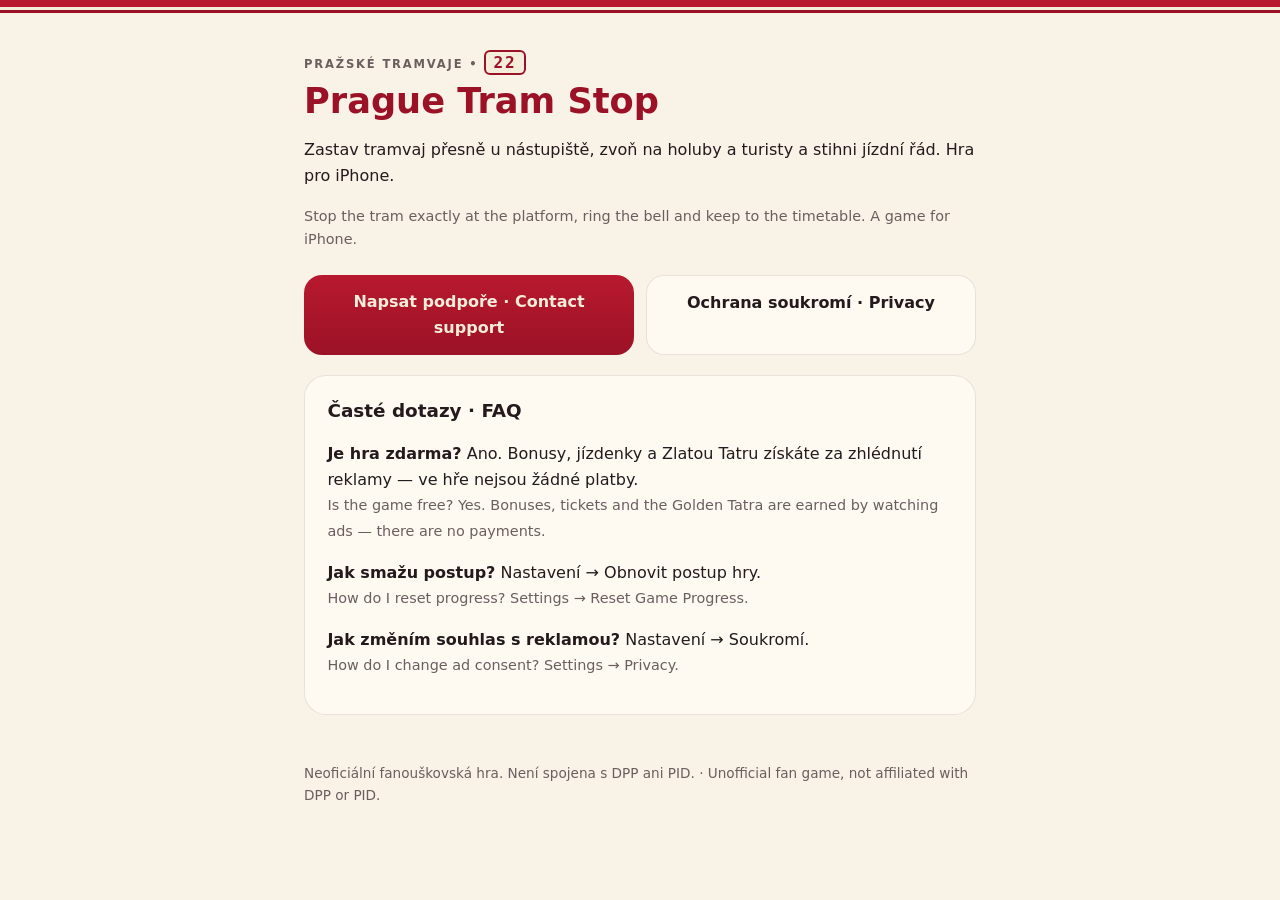
<file: index.html>
<!doctype html>
<html lang="cs">
<head>
<meta charset="utf-8">
<meta name="viewport" content="width=device-width, initial-scale=1, viewport-fit=cover">
<title>Prague Tram Stop — podpora</title>
<meta name="description" content="Prague Tram Stop — podpora, zásady ochrany osobních údajů. Support and privacy policy.">
<link rel="stylesheet" href="style.css">
</head>
<body>
<div class="livery"></div>
<main class="wrap">
  <div class="overline">Pražské tramvaje • <span class="plate">22</span></div>
  <h1>Prague Tram Stop</h1>
  <p>Zastav tramvaj přesně u nástupiště, zvoň na holuby a turisty a stihni jízdní řád. Hra pro iPhone.</p>
  <p class="muted">Stop the tram exactly at the platform, ring the bell and keep to the timetable. A game for iPhone.</p>

  <div class="links">
    <a class="btn btn-primary" href="https://docs.google.com/forms/d/e/1FAIpQLScnin8W1DXBGTnwMUXqss45zqT_AWLb-AKzp4FHph5dOnJEew/viewform">Napsat podpoře · Contact support</a>
    <a class="btn btn-secondary" href="privacy-policy.html">Ochrana soukromí · Privacy</a>
  </div>

  <div class="card">
    <h2 style="margin-top:0">Časté dotazy · FAQ</h2>
    <p><b>Je hra zdarma?</b> Ano. Bonusy, jízdenky a Zlatou Tatru získáte za zhlédnutí reklamy — ve hře nejsou žádné platby.<br>
    <span class="muted">Is the game free? Yes. Bonuses, tickets and the Golden Tatra are earned by watching ads — there are no payments.</span></p>
    <p><b>Jak smažu postup?</b> Nastavení → Obnovit postup hry.<br>
    <span class="muted">How do I reset progress? Settings → Reset Game Progress.</span></p>
    <p><b>Jak změním souhlas s reklamou?</b> Nastavení → Soukromí.<br>
    <span class="muted">How do I change ad consent? Settings → Privacy.</span></p>
  </div>

  <footer>Neoficiální fanouškovská hra. Není spojena s DPP ani PID. · Unofficial fan game, not affiliated with DPP or PID.</footer>
</main>
</body>
</html>
</file>
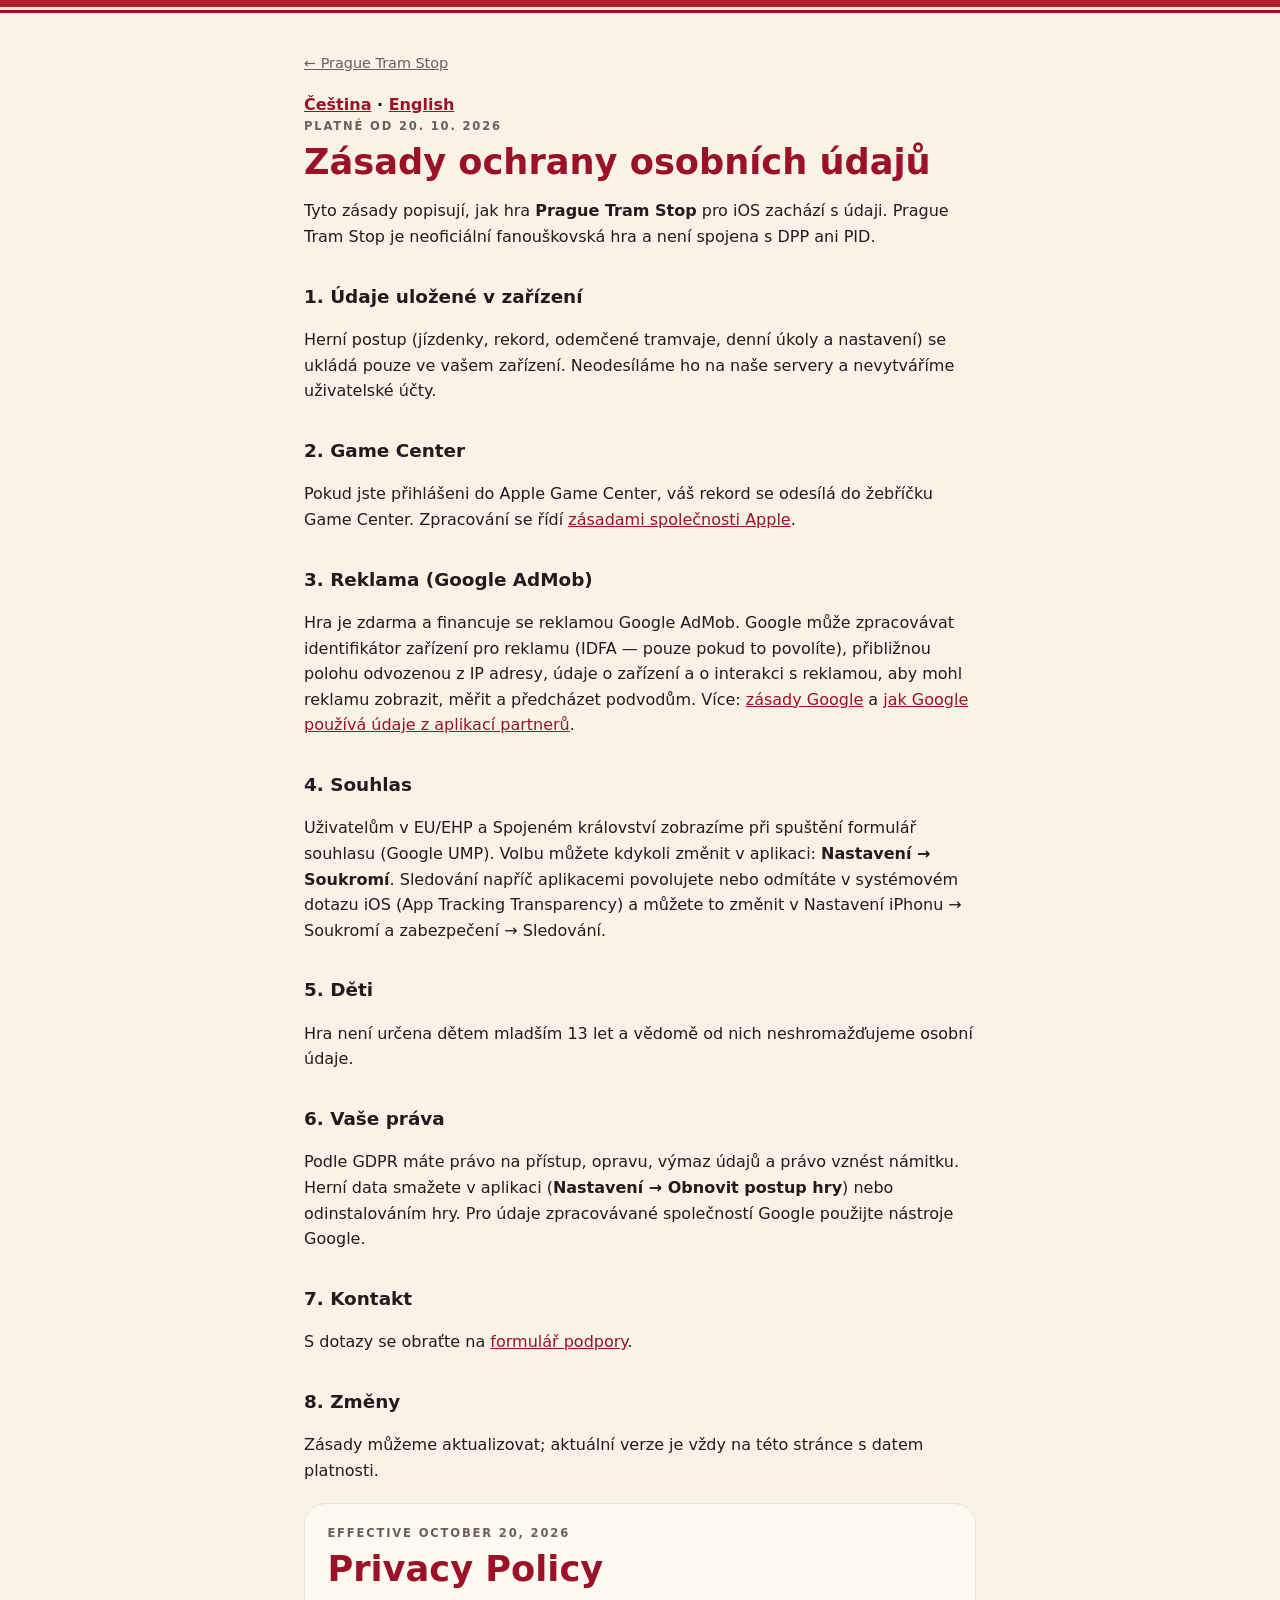
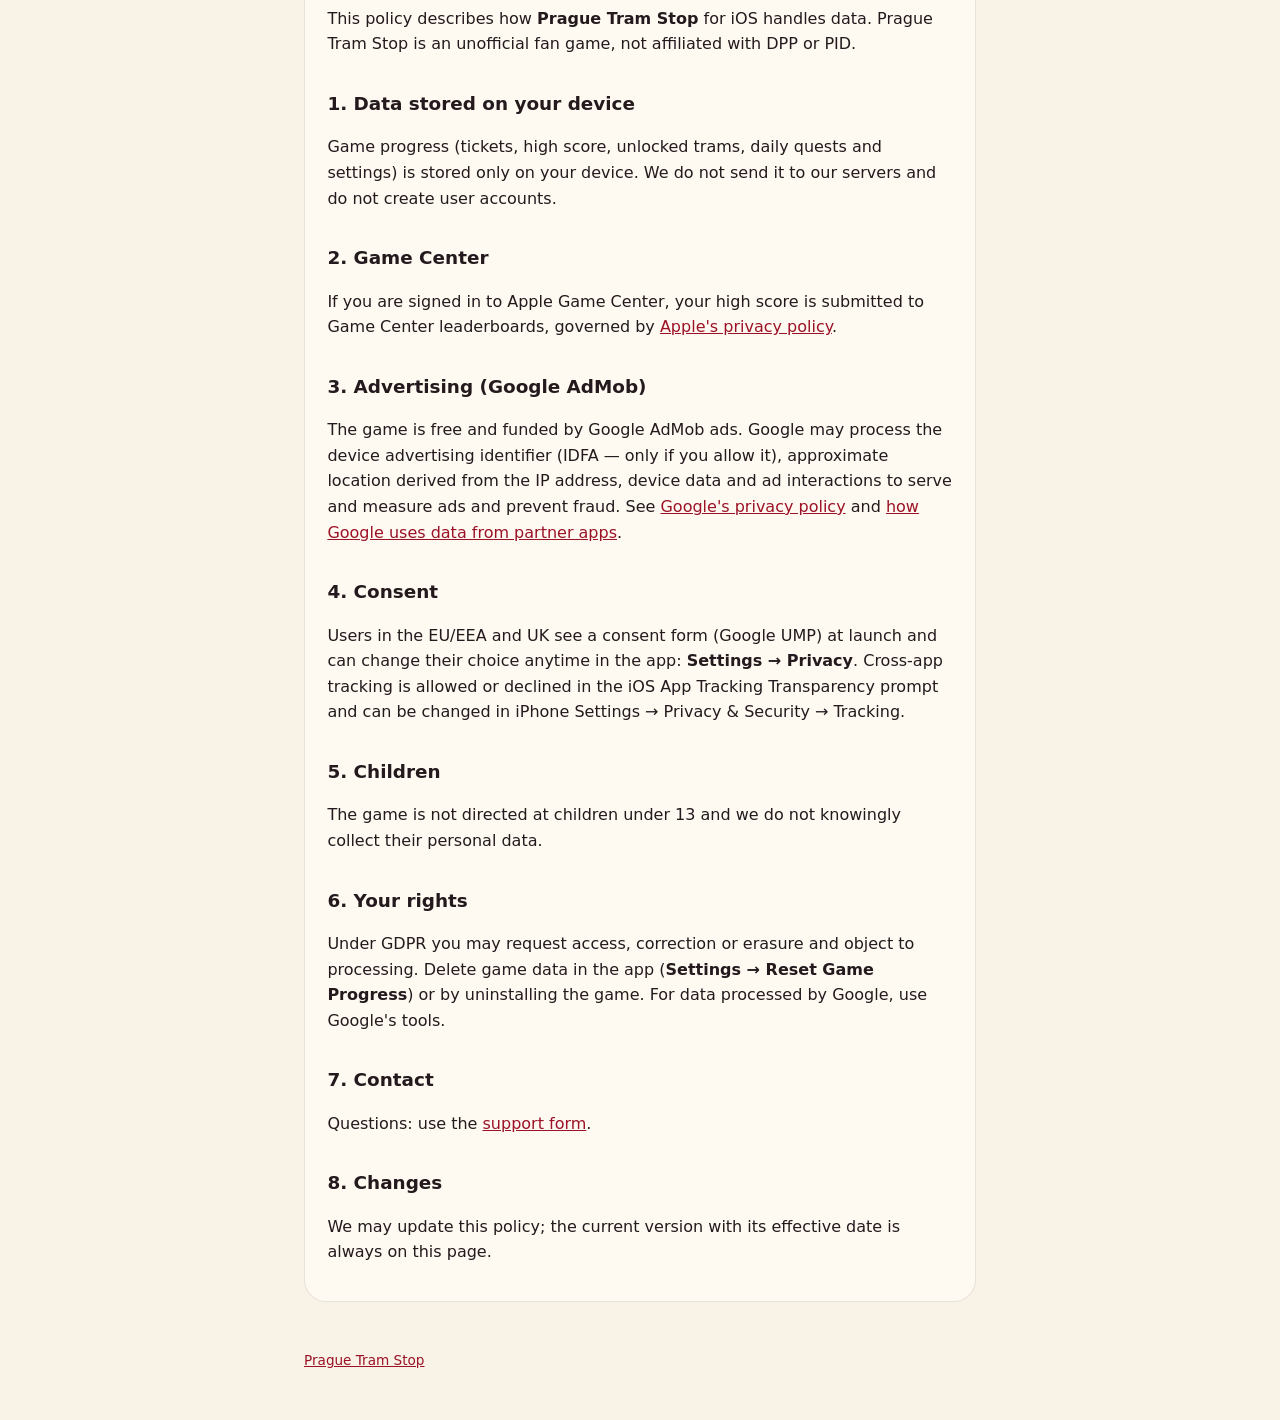
<file: privacy-policy.html>
<!doctype html>
<html lang="cs">
<head>
<meta charset="utf-8">
<meta name="viewport" content="width=device-width, initial-scale=1, viewport-fit=cover">
<title>Prague Tram Stop — ochrana soukromí</title>
<link rel="stylesheet" href="style.css">
</head>
<body>
<div class="livery"></div>
<main class="wrap">
  <a href="./" class="muted">← Prague Tram Stop</a>
  <nav class="lang"><a href="#cs">Čeština</a> · <a href="#en">English</a></nav>

  <section id="cs">
    <div class="overline">Platné od 20. 10. 2026</div>
    <h1>Zásady ochrany osobních údajů</h1>
    <p>Tyto zásady popisují, jak hra <b>Prague Tram Stop</b> pro iOS zachází s údaji. Prague Tram Stop je neoficiální fanouškovská hra a není spojena s DPP ani PID.</p>

    <h2>1. Údaje uložené v zařízení</h2>
    <p>Herní postup (jízdenky, rekord, odemčené tramvaje, denní úkoly a nastavení) se ukládá pouze ve vašem zařízení. Neodesíláme ho na naše servery a nevytváříme uživatelské účty.</p>

    <h2>2. Game Center</h2>
    <p>Pokud jste přihlášeni do Apple Game Center, váš rekord se odesílá do žebříčku Game Center. Zpracování se řídí <a href="https://www.apple.com/legal/privacy/">zásadami společnosti Apple</a>.</p>

    <h2>3. Reklama (Google AdMob)</h2>
    <p>Hra je zdarma a financuje se reklamou Google AdMob. Google může zpracovávat identifikátor zařízení pro reklamu (IDFA — pouze pokud to povolíte), přibližnou polohu odvozenou z IP adresy, údaje o zařízení a o interakci s reklamou, aby mohl reklamu zobrazit, měřit a předcházet podvodům. Více: <a href="https://policies.google.com/privacy">zásady Google</a> a <a href="https://policies.google.com/technologies/partner-sites">jak Google používá údaje z aplikací partnerů</a>.</p>

    <h2>4. Souhlas</h2>
    <p>Uživatelům v EU/EHP a Spojeném království zobrazíme při spuštění formulář souhlasu (Google UMP). Volbu můžete kdykoli změnit v aplikaci: <b>Nastavení → Soukromí</b>. Sledování napříč aplikacemi povolujete nebo odmítáte v systémovém dotazu iOS (App Tracking Transparency) a můžete to změnit v Nastavení iPhonu → Soukromí a zabezpečení → Sledování.</p>

    <h2>5. Děti</h2>
    <p>Hra není určena dětem mladším 13 let a vědomě od nich neshromažďujeme osobní údaje.</p>

    <h2>6. Vaše práva</h2>
    <p>Podle GDPR máte právo na přístup, opravu, výmaz údajů a právo vznést námitku. Herní data smažete v aplikaci (<b>Nastavení → Obnovit postup hry</b>) nebo odinstalováním hry. Pro údaje zpracovávané společností Google použijte nástroje Google.</p>

    <h2>7. Kontakt</h2>
    <p>S dotazy se obraťte na <a href="https://docs.google.com/forms/d/e/1FAIpQLScnin8W1DXBGTnwMUXqss45zqT_AWLb-AKzp4FHph5dOnJEew/viewform">formulář podpory</a>.</p>

    <h2>8. Změny</h2>
    <p>Zásady můžeme aktualizovat; aktuální verze je vždy na této stránce s datem platnosti.</p>
  </section>

  <section id="en" class="card">
    <div class="overline">Effective October 20, 2026</div>
    <h1>Privacy Policy</h1>
    <p>This policy describes how <b>Prague Tram Stop</b> for iOS handles data. Prague Tram Stop is an unofficial fan game, not affiliated with DPP or PID.</p>
    <h2>1. Data stored on your device</h2>
    <p>Game progress (tickets, high score, unlocked trams, daily quests and settings) is stored only on your device. We do not send it to our servers and do not create user accounts.</p>
    <h2>2. Game Center</h2>
    <p>If you are signed in to Apple Game Center, your high score is submitted to Game Center leaderboards, governed by <a href="https://www.apple.com/legal/privacy/">Apple's privacy policy</a>.</p>
    <h2>3. Advertising (Google AdMob)</h2>
    <p>The game is free and funded by Google AdMob ads. Google may process the device advertising identifier (IDFA — only if you allow it), approximate location derived from the IP address, device data and ad interactions to serve and measure ads and prevent fraud. See <a href="https://policies.google.com/privacy">Google's privacy policy</a> and <a href="https://policies.google.com/technologies/partner-sites">how Google uses data from partner apps</a>.</p>
    <h2>4. Consent</h2>
    <p>Users in the EU/EEA and UK see a consent form (Google UMP) at launch and can change their choice anytime in the app: <b>Settings → Privacy</b>. Cross-app tracking is allowed or declined in the iOS App Tracking Transparency prompt and can be changed in iPhone Settings → Privacy &amp; Security → Tracking.</p>
    <h2>5. Children</h2>
    <p>The game is not directed at children under 13 and we do not knowingly collect their personal data.</p>
    <h2>6. Your rights</h2>
    <p>Under GDPR you may request access, correction or erasure and object to processing. Delete game data in the app (<b>Settings → Reset Game Progress</b>) or by uninstalling the game. For data processed by Google, use Google's tools.</p>
    <h2>7. Contact</h2>
    <p>Questions: use the <a href="https://docs.google.com/forms/d/e/1FAIpQLScnin8W1DXBGTnwMUXqss45zqT_AWLb-AKzp4FHph5dOnJEew/viewform">support form</a>.</p>
    <h2>8. Changes</h2>
    <p>We may update this policy; the current version with its effective date is always on this page.</p>
  </section>
  <footer><a href="./">Prague Tram Stop</a></footer>
</main>
</body>
</html>
</file>
<file: style.css>
/* Палитра «Karmín & Slonovina» — та же, что в приложении (UI/Theme/PraguePalette.swift) */
:root {
  --karmin: #9B1226; --karmin-bright: #B8192F; --slonovina: #F3EDD9; --papir: #F8F2E7;
  --ink: #241A1E; --ink-2: #6B5E5F; --mosaz: #E2A72E; --stroke: rgba(36,26,30,.10);
  --card: rgba(255,251,243,.85);
}
@media (prefers-color-scheme: dark) {
  :root { --papir: #0B1534; --ink: #F3EDD9; --ink-2: #A9B0C8; --stroke: rgba(255,255,255,.12);
          --card: rgba(20,33,74,.85); --karmin: #F0566A; }
}
* { box-sizing: border-box; }
body { margin: 0; background: var(--papir); color: var(--ink);
  font: 16px/1.6 ui-rounded, -apple-system, "SF Pro Rounded", system-ui, sans-serif; }
.wrap { max-width: 44rem; margin: 0 auto; padding: 2.5rem max(16px, env(safe-area-inset-left)) 3rem; }
.livery { height: 10px; background: var(--karmin-bright); border-bottom: 3px solid var(--slonovina); box-shadow: 0 3px 0 var(--karmin); }
h1 { font-size: 2.2rem; line-height: 1.15; margin: .4rem 0; color: var(--karmin); font-weight: 900; }
h2 { font-size: 1.15rem; margin: 2rem 0 .5rem; }
.overline { font-size: .72rem; letter-spacing: .16em; text-transform: uppercase; color: var(--ink-2); font-weight: 800; }
.plate { display: inline-block; font: 800 1rem ui-monospace, Menlo, monospace; color: var(--karmin);
  border: 2px solid var(--karmin); background: var(--slonovina); border-radius: 6px; padding: .05rem .45rem; }
.card { background: var(--card); border: 1px solid var(--stroke); border-radius: 22px; padding: 1.25rem 1.4rem; margin: 1.25rem 0; }
.links { display: grid; gap: .75rem; grid-template-columns: repeat(auto-fit, minmax(14rem, 1fr)); margin-top: 1.5rem; }
.btn { display: block; text-decoration: none; text-align: center; font-weight: 900; padding: .9rem 1rem; border-radius: 18px; }
.btn-primary { background: linear-gradient(var(--karmin-bright), #9B1226); color: var(--slonovina); }
.btn-secondary { background: var(--card); color: var(--ink); border: 1px solid var(--stroke); }
.btn:focus-visible { outline: 3px solid var(--mosaz); outline-offset: 2px; }
a { color: var(--karmin); }
.muted { color: var(--ink-2); font-size: .9rem; }
nav.lang { margin: 1rem 0 0; font-weight: 700; }
footer { margin-top: 3rem; color: var(--ink-2); font-size: .85rem; }
</file>
